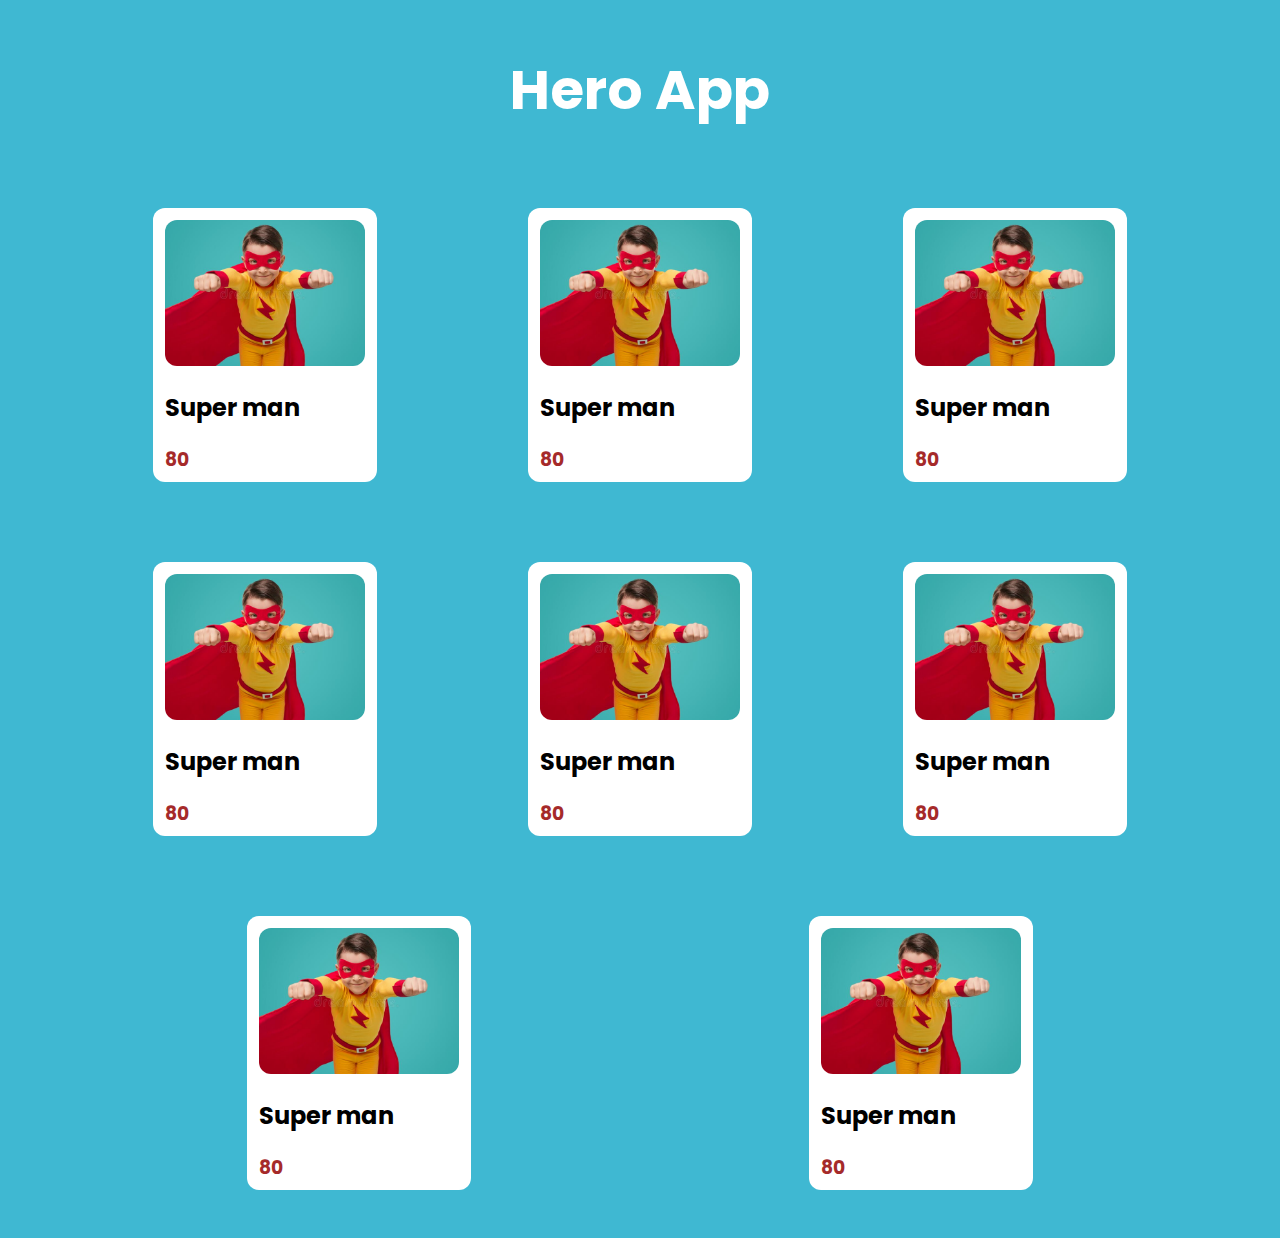
<file: index.html>
<!DOCTYPE html>
<html lang="en">
<head>
    <meta charset="UTF-8">
    <meta http-equiv="X-UA-Compatible" content="IE=edge">
    <meta name="viewport" content="width=device-width, initial-scale=1.0">
    <title>Home page</title>

    <link rel="stylesheet" href="css/style.css">
</head>
<body>
    
    <div class="title">
        <h1> Hero App </h1>
    </div>


    <div class="list">

        <div class="card">

            <img src="images/hero.png" alt="">
            <h2> Super man </h2>
            <h3> 80 </h3>

        </div>

        <div class="card">

            <img src="images/hero.png" alt="">
            <h2> Super man </h2>
            <h3> 80 </h3>
            
        </div>

        <div class="card">

            <img src="images/hero.png" alt="">
            <h2> Super man </h2>
            <h3> 80 </h3>
            
        </div>

        <div class="card">

            <img src="images/hero.png" alt="">
            <h2> Super man </h2>
            <h3> 80 </h3>
            
        </div>


        <div class="card">

            <img src="images/hero.png" alt="">
            <h2> Super man </h2>
            <h3> 80 </h3>
            
        </div>


        <div class="card">

            <img src="images/hero.png" alt="">
            <h2> Super man </h2>
            <h3> 80 </h3>
            
        </div>

        <div class="card">

            <img src="images/hero.png" alt="">
            <h2> Super man </h2>
            <h3> 80 </h3>
            
        </div>

        <div class="card">

            <img src="images/hero.png" alt="">
            <h2> Super man </h2>
            <h3> 80 </h3>
            
        </div>
    </div>


</body>
</html>
</file>
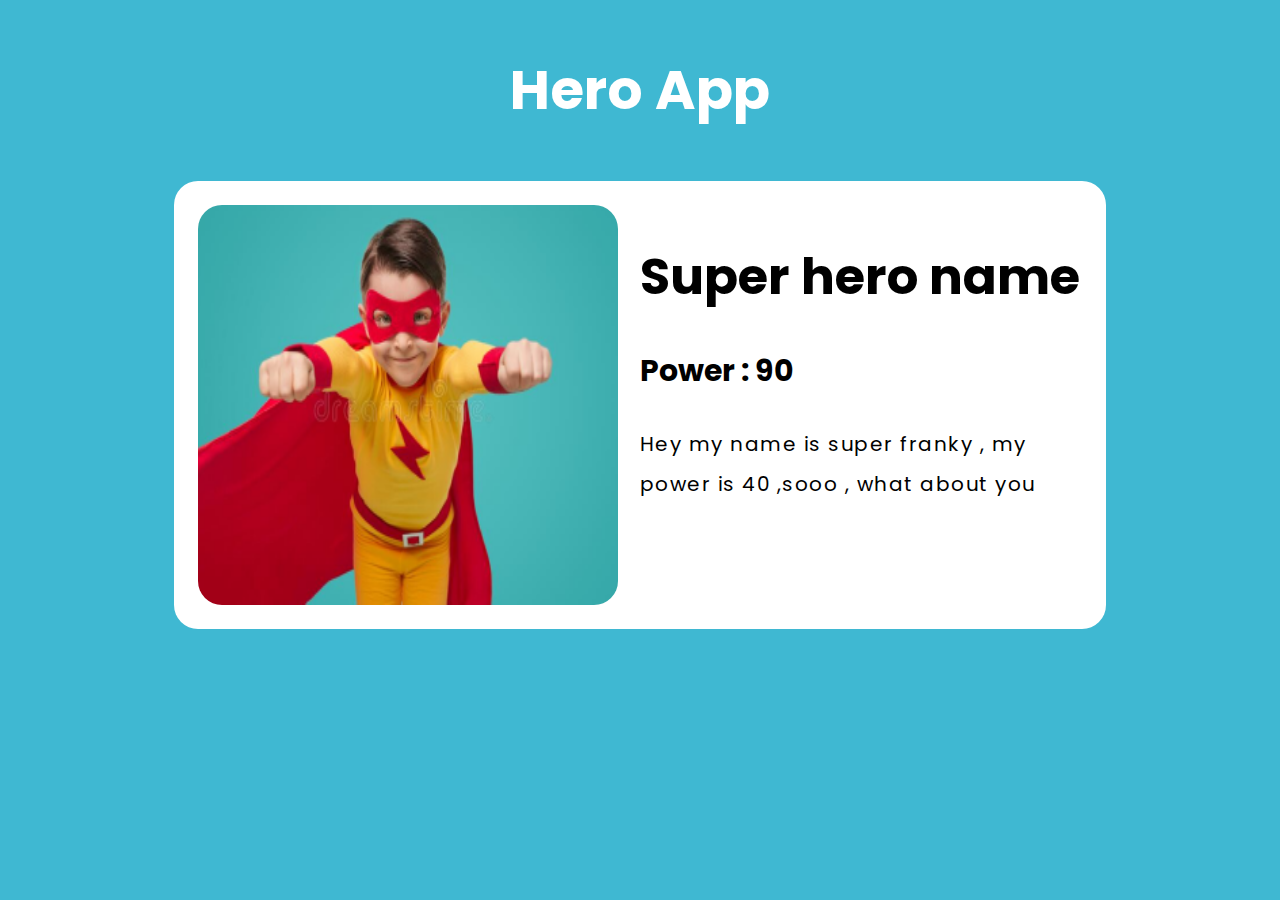
<file: pages/hero.html>
<!DOCTYPE html>
<html lang="en">
<head>
    <meta charset="UTF-8">
    <meta http-equiv="X-UA-Compatible" content="IE=edge">
    <meta name="viewport" content="width=device-width, initial-scale=1.0">
    <title>Hero</title>

    <link rel="stylesheet" href="../css/hero.css">

</head>
<body>

        
    <div class="title">
        <h1> Hero App </h1>
    </div>



    <div class="card">

        <div class="image">

            <img src="../images/hero.png" alt="">
        </div>

        

        <div class="info">

            <h1> Super hero name </h1>
            <h3> Power : 90 </h3>

            <p> Hey my name is super franky , my power is 40 ,sooo , what about you </p>
        </div>

    </div>
    
</body>
</html>
</file>
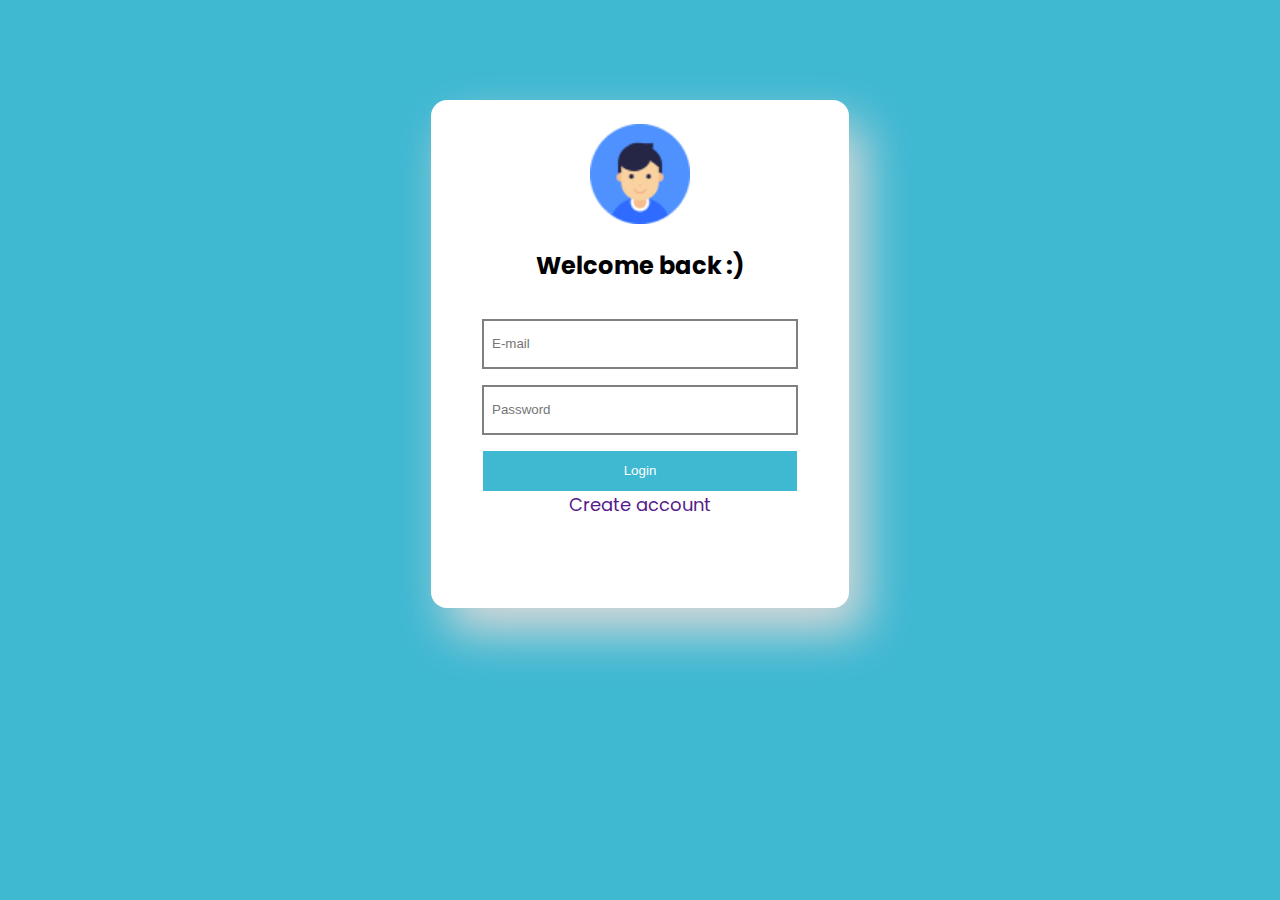
<file: pages/login.html>
<!DOCTYPE html>
<html lang="en">
<head>
    <meta charset="UTF-8">
    <meta http-equiv="X-UA-Compatible" content="IE=edge">
    <meta name="viewport" content="width=device-width, initial-scale=1.0">
    <title>Login</title>

    <link rel="stylesheet" href="../css/style.css">
</head>
<body>
    

    <div class="card-login">


        <img src="../images/user.png" alt="" class="image" >

        <h2 class="welcome"> Welcome back :) </h2>


 

        <input type="email" class="inp"  placeholder="E-mail">
        <input type="password" class="inp" placeholder="Password" >

        <button class="btn"> Login </button>
    
        <br>
        <a href="" class="link" > Create account </a>


    </div>


</body>
</html>
</file>
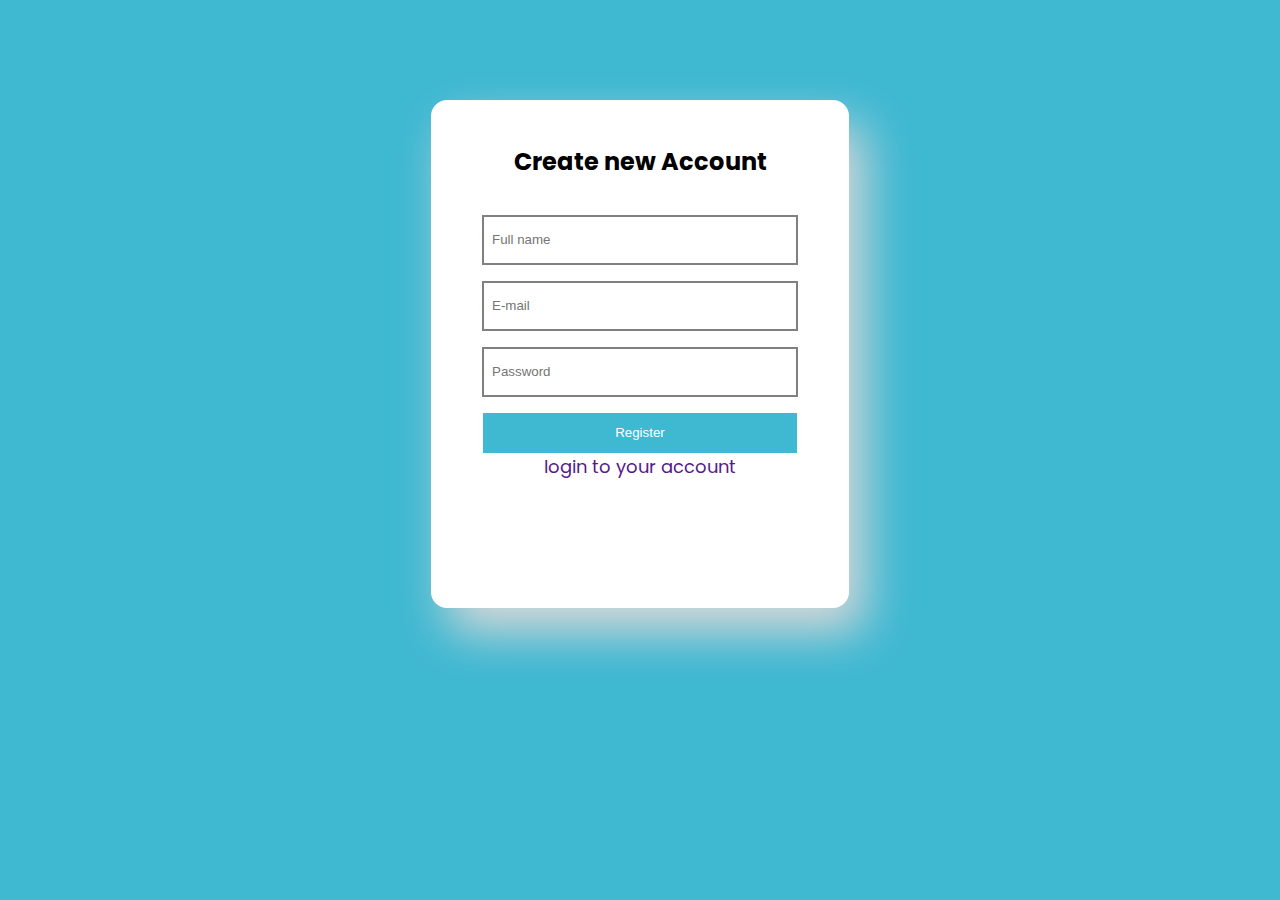
<file: pages/register.html>
<!DOCTYPE html>
<html lang="en">
<head>
    <meta charset="UTF-8">
    <meta http-equiv="X-UA-Compatible" content="IE=edge">
    <meta name="viewport" content="width=device-width, initial-scale=1.0">
    <title>Register</title>

    <link rel="stylesheet" href="../css/register.css">
</head>
<body>
    

    <div class="card">


    

        <h2 class="welcome"> Create new Account </h2>


        <input type="text" class="inp"  placeholder="Full name">
 

        <input type="email" class="inp"  placeholder="E-mail">
        <input type="password" class="inp" placeholder="Password" >

        <button class="btn"> Register </button>
    
        <br>
        <a href="" class="link" > login to your account </a>


    </div>


</body>
</html>
</file>
<file: css/style.css>
@import url("https://fonts.googleapis.com/css2?family=Poppins:wght@500&display=swap");

body {
  background-color: #3fb8d2;
}



.title{
    text-align: center;
    margin-top: 48px;
}


.title>h1{

    color: white;
    font-size: 55px;

    font-family: 'Poppins', sans-serif;
}



.list{
    margin-left: 70px;
    margin-right: 70px;
    display: flex;
    flex-wrap: wrap;
    justify-content: space-around;
}




.card{
    width: 200px;
    height: 250px;
    background-color: white;
    border-radius: 12px;
    padding: 12px;
    margin: 40px;
}

.card>img{

    width: 100%;
    border-radius: 12px; 
}

.card>h2{
    font-family: 'Poppins', sans-serif;

}

.card>h3{
    font-family: 'Poppins', sans-serif;
    color: brown;
}





/*  style login  */


.card-login{

    width: 370px;
    height: 460px;

    background-color: white;
    border-radius: 16px;

    margin-left: auto;
    margin-right: auto;
    margin-top: 100px;

    text-align: center;
    box-shadow: 16px 24px 48px rgb(216, 216, 216) ;

    padding: 24px;
}



.image{

    width: 100px;

}


.welcome{
    font-family: 'Poppins', sans-serif;
}

.inp{
    width: 80%;
    height: 30px;
    padding: 8px;
    margin-top: 16px;
    border: 2px solid gray;
}


.btn{

    width: 85%;
    height: 40px;
    background-color: #3FB8D2;
    color: white;
    margin-top: 16px;
    border: none;
    transition: 0.3s;
}


.btn:hover{
    background-color: white;
    color: #3FB8D2;
    border: 2px solid #3FB8D2;
}


.link{
    font-size: 18px;
    font-family: 'Poppins', sans-serif;
    text-decoration: none; 
    margin-top: 16px;
}
</file>
<file: css/hero.css>
@import url('https://fonts.googleapis.com/css2?family=Poppins:wght@500&display=swap');


body{
    background-color: #3FB8D2;
}


.title{
    text-align: center;
    margin-top: 48px;
}


.title>h1{

    color: white;
    font-size: 55px;

    font-family: 'Poppins', sans-serif;
}



.card{
    width: 70%;

    height: 400px;
    background-color: white;
    border-radius: 24px;
    margin-left: auto;
    margin-right: auto;
    margin-top: 50px;
    padding: 24px;

    display: flex;
}


.image{
    width: 50%;
}

.image>img{
    width: 95%;
    height: 100%;

    border-radius: 24px;
}

.info{
    width: 50%;
}

.info>h1{
    font-size: 50px;
    font-family: 'Poppins', sans-serif;

}

.info>h3{
    font-size: 30px;
    font-family: 'Poppins', sans-serif;

}

.info>p{
    font-size: 20px;
    font-family: 'Poppins', sans-serif;
    letter-spacing: 1.5px;
    line-height: 40px;
}
</file>
<file: css/register.css>
@import url('https://fonts.googleapis.com/css2?family=Poppins:wght@500&display=swap');




body{
    background-color: #3FB8D2;
}



.card{

    width: 370px;
    height: 460px;

    background-color: white;
    border-radius: 16px;

    margin-left: auto;
    margin-right: auto;
    margin-top: 100px;

    text-align: center;
    box-shadow: 16px 24px 48px rgb(216, 216, 216) ;

    padding: 24px;
}




.welcome{
    font-family: 'Poppins', sans-serif;
}

.inp{
    width: 80%;
    height: 30px;
    padding: 8px;
    margin-top: 16px;
    border: 2px solid gray;
}


.btn{

    width: 85%;
    height: 40px;
    background-color: #3FB8D2;
    color: white;
    margin-top: 16px;
    border: none;
    transition: 0.3s;
}


.btn:hover{
    background-color: white;
    color: #3FB8D2;
    border: 2px solid #3FB8D2;
}


.link{
    font-size: 18px;
    font-family: 'Poppins', sans-serif;
    text-decoration: none; 
    margin-top: 16px;
}
</file>
